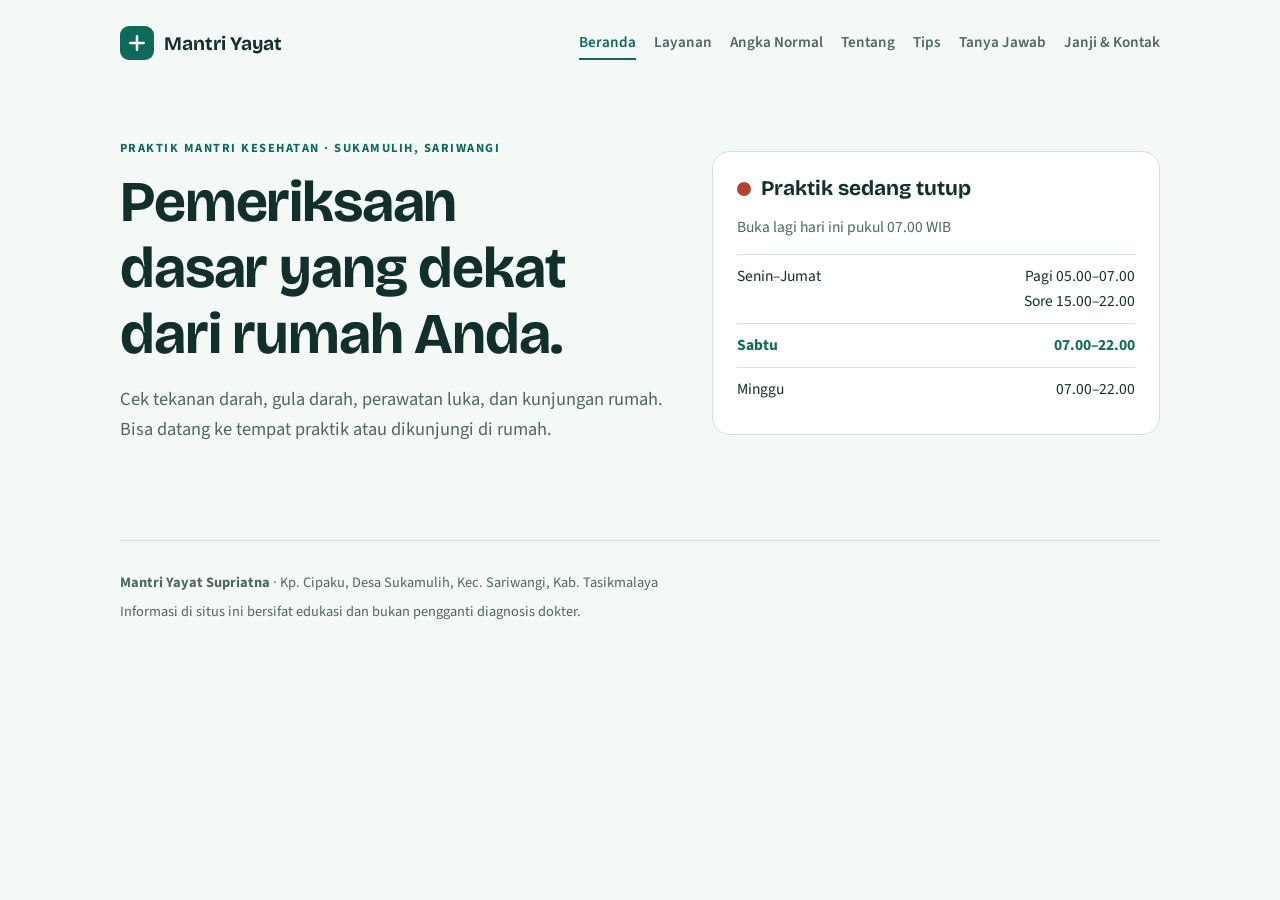
<file: index.html>
<!doctype html><html lang="id"><head><meta charset="utf-8"><meta name="viewport" content="width=device-width, initial-scale=1, viewport-fit=cover"><title>Mantri Yayat Supriatna</title>
<link rel="stylesheet" href="https://fonts.googleapis.com/css2?family=Bricolage+Grotesque:opsz,wght@12..96,500;12..96,700&family=Source+Sans+3:wght@400;600;700&display=swap">
<link rel="stylesheet" href="style.css">
   <meta name="description" content="Praktik mantri kesehatan di Sukamulih, Sariwangi: cek tensi, gula darah, perawatan luka, dan kunjungan rumah.">
   <meta property="og:type" content="website">
   <meta property="og:locale" content="id_ID">
   <meta property="og:title" content="Mantri Yayat Supriatna | Pemeriksaan Kesehatan Dasar">
   <meta property="og:description" content="Cek tensi, gula darah, perawatan luka, dan kunjungan rumah di Sukamulih, Sariwangi, Tasikmalaya.">
   <meta property="og:url" content="https://masterabaw-dotcom.github.io/Yayat-supriatna/">
   <meta property="og:image" content="https://masterabaw-dotcom.github.io/Yayat-supriatna/preview.jpg">
</head><body>
<div class="yayat_wrap"><header class="yayat_topbar"><a class="yayat_brand" href="#beranda"><span class="yayat_brand_mark" aria-hidden="true"><svg viewBox="0 0 24 24" fill="none" stroke="#fff" stroke-width="3" stroke-linecap="round"><path d="M12 4v16M4 12h16"/></svg></span>Mantri Yayat</a><nav id="yayat_menu" aria-label="Menu utama"><a href="#beranda">Beranda</a><a href="#layanan">Layanan</a><a href="#angka">Angka Normal</a><a href="#tentang">Tentang</a><a href="#tips">Tips</a><a href="#faq">Tanya Jawab</a><a href="#kontak">Janji &amp; Kontak</a></nav></header><main id="yayat_main"><section class="yayat_page" data-page="beranda" hidden><div class="yayat_hero">
      <div>
        <p class="yayat_eyebrow">Praktik mantri kesehatan · Sukamulih, Sariwangi</p>
        <h1 style="margin-top:14px">Pemeriksaan dasar yang dekat dari rumah Anda.</h1>
        <p class="yayat_lead">Cek tekanan darah, gula darah, perawatan luka, dan kunjungan rumah. Bisa datang ke tempat praktik atau dikunjungi di rumah.</p>
      </div>
        <aside class="yayat_status_card" aria-label="Jam praktik">
        <div class="yayat_status_line"><span class="yayat_dot" id="yayat_dot"></span><span id="yayat_statusText">Memeriksa jam praktik…</span></div>
        <p class="yayat_status_sub" id="yayat_statusSub">Waktu setempat: WIB</p>
        <ul class="yayat_hours" id="yayat_hours">
          <li data-days="1,2,3,4,5"><span>Senin–Jumat</span><span>Pagi 05.00–07.00<br>Sore 15.00–22.00</span></li>
          <li data-days="6"><span>Sabtu</span><span>07.00–22.00</span></li>
          <li data-days="0"><span>Minggu</span><span>07.00–22.00</span></li>
        </ul>
      </aside>
    </div></section><section class="yayat_page" data-page="layanan" hidden>
      <div class="yayat_sec_head">
        <p class="yayat_eyebrow">Layanan</p>
        <h2>Apa saja yang bisa dilayani</h2>
        <p>Untuk keluhan ringan dan pemeriksaan rutin. Kasus yang butuh penanganan lebih lanjut dirujuk ke puskesmas atau rumah sakit.</p>
      </div>
      <div class="yayat_services">
        <article class="yayat_service">
          <svg viewBox="0 0 24 24"><path d="M12 21s-7-4.5-9-9.2C1.7 8.5 3.6 5 7 5c2 0 3.5 1.2 5 3 1.5-1.8 3-3 5-3 3.4 0 5.3 3.5 4 6.8C19 16.5 12 21 12 21z"/></svg>
          <h3>Cek tekanan darah</h3>
          <p>Pemeriksaan rutin untuk pemantauan tensi, terutama bagi lansia dan penderita hipertensi.</p>
        </article>
        <article class="yayat_service">
          <svg viewBox="0 0 24 24"><path d="M12 3c3 4.5 6 7.2 6 11a6 6 0 0 1-12 0c0-3.8 3-6.5 6-11z"/></svg>
          <h3>Gula darah, asam urat, kolesterol</h3>
          <p>Tes cepat dari tetesan darah ujung jari, hasil langsung diketahui di tempat.</p>
        </article>
        <article class="yayat_service">
          <svg viewBox="0 0 24 24"><rect x="3" y="8" width="18" height="8" rx="4" transform="rotate(-30 12 12)"/><path d="M10.5 6.8l3 5.2"/></svg>
          <h3>Perawatan luka</h3>
          <p>Membersihkan dan membalut luka ringan, ganti perban, dan pemantauan tanda infeksi.</p>
        </article>
        <article class="yayat_service">
          <svg viewBox="0 0 24 24"><path d="M3 11l9-7 9 7v9a1 1 0 0 1-1 1H4a1 1 0 0 1-1-1z"/><path d="M12 11v6M9 14h6"/></svg>
          <h3>Kunjungan rumah</h3>
          <p>Untuk lansia, pasien pasca-rawat, atau warga yang sulit bepergian. Silakan atur jadwal lebih dulu.</p>
        </article>
      </div>
    </section><section class="yayat_page" data-page="angka" hidden>
      <div class="yayat_sec_head">
        <p class="yayat_eyebrow">Angka normal</p>
        <h2>Cara membaca hasil pemeriksaan</h2>
        <p>Acuan umum untuk orang dewasa. Hasil di luar batas ini belum tentu penyakit, tetapi perlu diperiksa ulang dan dibicarakan.</p>
      </div>
      <div class="yayat_table_scroll">
        <table>
          <thead><tr><th>Pemeriksaan</th><th>Rentang umum</th><th>Catatan</th></tr></thead>
          <tbody>
            <tr><td>Tekanan darah</td><td>di bawah 120/80 mmHg</td><td>Tensi 140/90 mmHg ke atas pada beberapa kali ukur perlu ditindaklanjuti.</td></tr>
            <tr><td>Gula darah puasa</td><td>70–99 mg/dL</td><td>Puasa 8 jam sebelum tes. Hasil tes cepat dikonfirmasi di laboratorium.</td></tr>
            <tr><td>Kolesterol total</td><td>di bawah 200 mg/dL</td><td>Dipengaruhi makanan berlemak dan aktivitas fisik.</td></tr>
            <tr><td>Asam urat</td><td>Pria 3,4–7,0 · Wanita 2,4–6,0 mg/dL</td><td>Batas bisa sedikit berbeda antar alat.</td></tr>
          </tbody>
        </table>
      </div>
      <p class="yayat_note">Tabel ini hanya panduan edukasi dan tidak menggantikan pemeriksaan serta saran dokter.</p>
    </section><section class="yayat_page" data-page="tentang" hidden>
      <div class="yayat_sec_head">
        <p class="yayat_eyebrow">Tentang</p>
        <h2>Mantri yang dikenal tetangga sendiri</h2>
      </div>
      <div class="yayat_about">
        <div>
          <p>Saya, Yayat Supriatna, melayani warga Kampung Cipaku, Desa Sukamulih, dan sekitarnya di Kecamatan Sariwangi, Kabupaten Tasikmalaya. Saya memberikan pemeriksaan dasar dan pendampingan kesehatan keluarga.</p>
          <p>Tujuannya sederhana: masalah kecil ditangani lebih awal, dan masalah besar dirujuk tepat waktu ke puskesmas atau rumah sakit.</p>
        </div>
        <dl class="yayat_facts">
          <div><dt>Nama</dt><dd>Mantri Yayat Supriatna</dd></div>
          <div><dt>Wilayah layanan</dt><dd>Desa Sukamulih, Kec. Sariwangi</dd></div>
          <div><dt>Rujukan</dt><dd>Puskesmas &amp; RS terdekat</dd></div>
        </dl>
      </div>
    </section><section class="yayat_page" data-page="tips" hidden>
      <div class="yayat_sec_head">
        <p class="yayat_eyebrow">Tips kesehatan</p>
        <h2>Kebiasaan kecil yang menjaga tubuh</h2>
      </div>
      <div class="yayat_tips">
        <article class="yayat_tip"><h3>Kurangi garam</h3><p>Batasi garam dapur, ikan asin, dan mi instan. Pengaturan garam membantu menjaga tensi tetap stabil.</p></article>
        <article class="yayat_tip"><h3>Jalan kaki 30 menit</h3><p>Bergerak ringan hampir setiap hari lebih baik daripada olahraga berat sesekali.</p></article>
        <article class="yayat_tip"><h3>Cuci tangan dengan sabun</h3><p>Sebelum makan, setelah dari toilet, dan setelah beraktivitas di luar. Cara murah mencegah diare dan flu.</p></article>
        <article class="yayat_tip"><h3>Minum air putih cukup</h3><p>Utamakan air putih. Kurangi minuman manis kemasan dan kopi bergula.</p></article>
        <article class="yayat_tip"><h3>Periksa rutin setelah usia 40</h3><p>Cek tensi dan gula darah setidaknya sekali setiap beberapa bulan, meski tidak ada keluhan.</p></article>
      </div>
    </section><section class="yayat_page" data-page="faq" hidden><div class="yayat_sec_head"><p class="yayat_eyebrow">Tanya jawab</p><h2>Pertanyaan yang sering diajukan</h2></div><details><summary>Apakah harus membuat janji dulu?</summary><p>Untuk pemeriksaan di tempat praktik, Anda bisa datang pada jam praktik. Untuk kunjungan rumah, silakan atur jadwal lebih dulu lewat formulir janji.</p></details><details><summary>Perlu puasa sebelum cek gula darah?</summary><p>Untuk gula darah puasa, puasa 8 jam sebelum tes. Hasil tes cepat sebaiknya dikonfirmasi di laboratorium.</p></details><details><summary>Bagaimana jika hasil periksa di luar angka normal?</summary><p>Belum tentu penyakit, tetapi perlu diperiksa ulang dan dibicarakan. Kasus yang butuh penanganan lebih lanjut dirujuk ke puskesmas atau rumah sakit.</p></details><details><summary>Kapan harus langsung ke IGD?</summary><p>Sesak napas berat, nyeri dada, pingsan, perdarahan hebat, atau kejang: hubungi 112 atau bawa ke IGD terdekat tanpa menunggu janji.</p></details></section><section class="yayat_page" data-page="kontak" hidden>
      <div class="yayat_emergency">
        <strong>Gawat darurat?</strong>
        <p>Sesak napas berat, nyeri dada, pingsan, perdarahan hebat, atau kejang: segera hubungi 112 atau bawa ke IGD terdekat. Jangan menunggu janji.</p>
      </div>
      <div class="yayat_sec_head" style="margin-top:32px">
        <p class="yayat_eyebrow">Janji &amp; kontak</p>
        <h2>Atur jadwal periksa</h2>
        <p>Isi formulir, lalu kirim pesan yang sudah tersusun lewat WhatsApp.</p>
      </div>
      <div class="yayat_book">
        <form id="yayat_bookForm" novalidate>
          <label for="yayat_nama">Nama
            <input id="yayat_nama" name="nama" type="text" autocomplete="name" placeholder="Nama lengkap" required>
          </label>
          <label for="yayat_layanan_pilih">Keperluan
            <select id="yayat_layanan_pilih" name="layanan">
              <option>Cek tekanan darah</option>
              <option>Cek gula darah / asam urat / kolesterol</option>
              <option>Perawatan luka</option>
              <option>Kunjungan rumah</option>
            </select>
          </label>
          <label for="yayat_waktu">Waktu yang diinginkan
            <input id="yayat_waktu" name="waktu" type="text" placeholder="Contoh: Rabu sore, jam 16.30">
          </label>
          <label for="yayat_keluhan">Keluhan singkat (boleh kosong)
            <textarea id="yayat_keluhan" name="keluhan" placeholder="Contoh: pusing sejak dua hari, tensi terakhir 150/90"></textarea>
          </label>
          <button class="yayat_btn yayat_btn_primary" type="submit">Susun pesan WhatsApp</button>
          <div class="yayat_preview" id="yayat_preview" aria-live="polite">
            <div id="yayat_previewText"></div>
            <div class="yayat_actions">
              <a class="yayat_btn yayat_btn_primary yayat_small" id="yayat_waLink" href="#" target="_blank" rel="noopener">Buka WhatsApp</a>
              <button class="yayat_btn yayat_btn_ghost yayat_small" type="button" id="yayat_copyBtn">Salin pesan</button>
              <span class="yayat_copied" id="yayat_copied" hidden>Tersalin</span>
            </div>
          </div>
        </form>
        <div class="yayat_contact_list">
          <div><span class="yayat_k">WhatsApp</span><span class="yayat_v" id="yayat_waNumber">0812-2290-6901</span></div>
          <div><span class="yayat_k">Alamat praktik</span><span class="yayat_v">Kp. Cipaku, Desa Sukamulih, Kec. Sariwangi, Kab. Tasikmalaya</span></div>
          <div><span class="yayat_k">Gawat darurat</span><span class="yayat_v">112</span></div>
          <p class="yayat_note" style="margin-top:0">Pesan ini tidak terkirim otomatis. Anda yang menekan tombol kirim di WhatsApp.</p>
        </div>
      </div>
    </section></main><footer id="yayat_footer">
    <p><strong>Mantri Yayat Supriatna</strong> · Kp. Cipaku, Desa Sukamulih, Kec. Sariwangi, Kab. Tasikmalaya</p>
    <p>Informasi di situs ini bersifat edukasi dan bukan pengganti diagnosis dokter.</p>
  </footer></div><script src="script.js"></script>
</body></html>
</file>
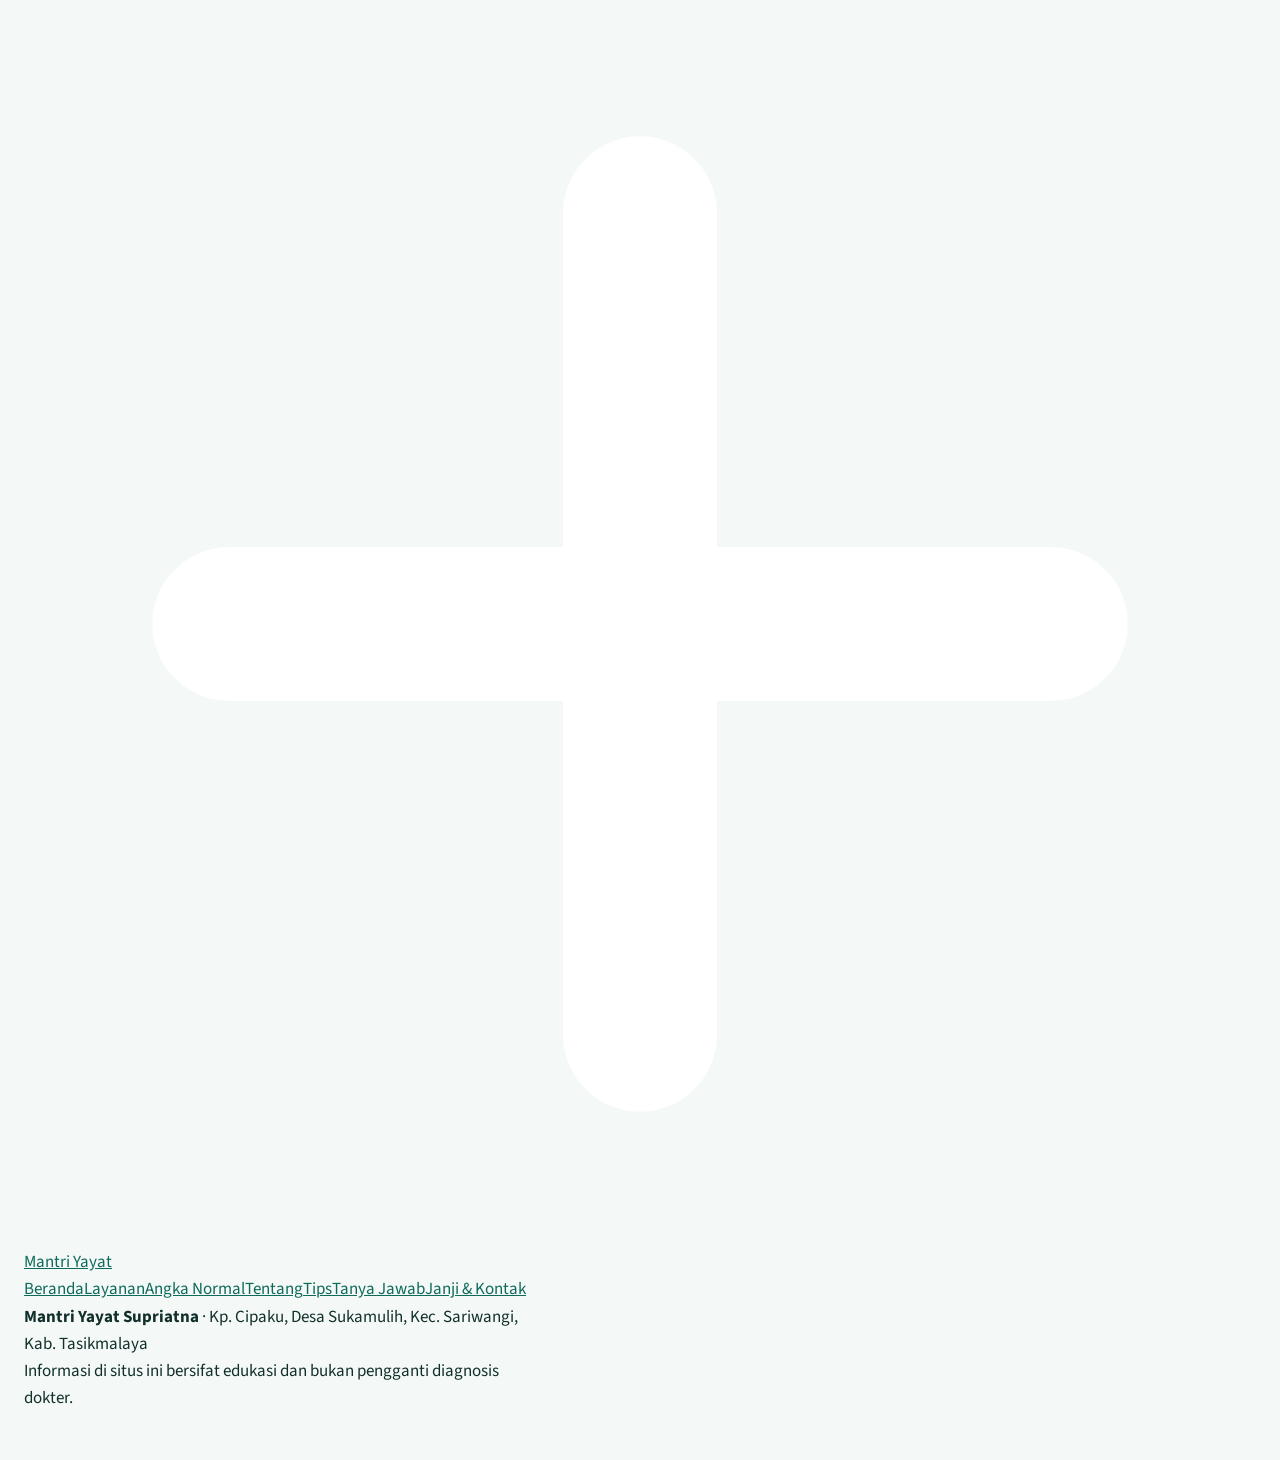
<file: index (6).html>
<!doctype html><html lang="id"><head><meta charset="utf-8"><meta name="viewport" content="width=device-width, initial-scale=1, viewport-fit=cover"><title>Mantri Yayat Supriatna</title>
<link rel="stylesheet" href="https://fonts.googleapis.com/css2?family=Bricolage+Grotesque:opsz,wght@12..96,500;12..96,700&family=Source+Sans+3:wght@400;600;700&display=swap">
<link rel="stylesheet" href="style.css"></head><body>
<div class="wrap"><header class="topbar"><a class="brand" href="#beranda"><span class="brand-mark" aria-hidden="true"><svg viewBox="0 0 24 24" fill="none" stroke="#fff" stroke-width="3" stroke-linecap="round"><path d="M12 4v16M4 12h16"/></svg></span>Mantri Yayat</a><nav aria-label="Menu utama"><a href="#beranda">Beranda</a><a href="#layanan">Layanan</a><a href="#angka">Angka Normal</a><a href="#tentang">Tentang</a><a href="#tips">Tips</a><a href="#faq">Tanya Jawab</a><a href="#kontak">Janji &amp; Kontak</a></nav></header><main><section class="page" data-page="beranda" hidden><div class="hero">
      <div>
        <p class="eyebrow">Praktik mantri kesehatan · Sukamulih, Sariwangi</p>
        <h1 style="margin-top:14px">Pemeriksaan dasar yang dekat dari rumah Anda.</h1>
        <p class="lead">Cek tekanan darah, gula darah, perawatan luka, imunisasi, dan pendampingan ibu hamil. Bisa datang ke tempat praktik atau dikunjungi di rumah.</p>
        <div class="cta-row">
          <a class="btn btn-primary" href="#kontak">Buat janji periksa</a>
          <a class="btn btn-ghost" href="#layanan">Lihat layanan</a>
        </div>
      </div>
      <aside class="status-card" aria-label="Jam praktik">
        <div class="status-line"><span class="dot" id="dot"></span><span id="statusText">Memeriksa jam praktik…</span></div>
        <p class="status-sub" id="statusSub">Waktu setempat: WIB</p>
        <ul class="hours" id="hours">
          <li data-day="1"><span>Senin</span><span>13.00–22.00</span></li>
          <li data-day="2"><span>Selasa</span><span>13.00–22.00</span></li>
          <li data-day="3"><span>Rabu</span><span>13.00–22.00</span></li>
          <li data-day="4"><span>Kamis</span><span>13.00–22.00</span></li>
          <li data-day="5"><span>Jumat</span><span>13.00–22.00</span></li>
          <li data-day="6"><span>Sabtu</span><span>07.00–00.00</span></li>
          <li data-day="0"><span>Minggu</span><span>07.00–00.00</span></li>
        </ul>
      </aside>
    </div><div class="quick">
<a href="#layanan"><b>Layanan</b><span>Enam layanan kesehatan dasar</span></a>
<a href="#angka"><b>Angka Normal</b><span>Cara membaca hasil periksa</span></a>
<a href="#tips"><b>Tips Kesehatan</b><span>Kebiasaan kecil sehari-hari</span></a>
<a href="#faq"><b>Tanya Jawab</b><span>Pertanyaan yang sering muncul</span></a></div></section><section class="page" data-page="layanan" hidden>
      <div class="sec-head">
        <p class="eyebrow">Layanan</p>
        <h2>Apa saja yang bisa dilayani</h2>
        <p>Untuk keluhan ringan dan pemeriksaan rutin. Kasus yang butuh penanganan lebih lanjut dirujuk ke puskesmas atau rumah sakit.</p>
      </div>
      <div class="services">
        <article class="service">
          <svg viewBox="0 0 24 24"><path d="M12 21s-7-4.5-9-9.2C1.7 8.5 3.6 5 7 5c2 0 3.5 1.2 5 3 1.5-1.8 3-3 5-3 3.4 0 5.3 3.5 4 6.8C19 16.5 12 21 12 21z"/></svg>
          <h3>Cek tekanan darah</h3>
          <p>Pemeriksaan rutin untuk pemantauan tensi, terutama bagi lansia dan penderita hipertensi.</p>
        </article>
        <article class="service">
          <svg viewBox="0 0 24 24"><path d="M12 3c3 4.5 6 7.2 6 11a6 6 0 0 1-12 0c0-3.8 3-6.5 6-11z"/></svg>
          <h3>Gula darah, asam urat, kolesterol</h3>
          <p>Tes cepat dari tetesan darah ujung jari, hasil langsung diketahui di tempat.</p>
        </article>
        <article class="service">
          <svg viewBox="0 0 24 24"><rect x="3" y="8" width="18" height="8" rx="4" transform="rotate(-30 12 12)"/><path d="M10.5 6.8l3 5.2"/></svg>
          <h3>Perawatan luka</h3>
          <p>Membersihkan dan membalut luka ringan, ganti perban, dan pemantauan tanda infeksi.</p>
        </article>
        <article class="service">
          <svg viewBox="0 0 24 24"><path d="M4 20l6-6M14 4l6 6M12 6l6 6-4 4-6-6zM16 2l6 6"/></svg>
          <h3>Imunisasi</h3>
          <p>Imunisasi dasar anak dan pengingat jadwal sesuai buku KIA.</p>
        </article>
        <article class="service">
          <svg viewBox="0 0 24 24"><circle cx="12" cy="6" r="3"/><path d="M7 21v-5a5 5 0 0 1 10 0v5M9 21v-3h6v3"/></svg>
          <h3>Ibu hamil dan balita</h3>
          <p>Pemeriksaan kehamilan sederhana, timbang balita, dan pendampingan gizi keluarga.</p>
        </article>
        <article class="service">
          <svg viewBox="0 0 24 24"><path d="M3 11l9-7 9 7v9a1 1 0 0 1-1 1H4a1 1 0 0 1-1-1z"/><path d="M12 11v6M9 14h6"/></svg>
          <h3>Kunjungan rumah</h3>
          <p>Untuk lansia, pasien pasca-rawat, atau warga yang sulit bepergian. Silakan atur jadwal lebih dulu.</p>
        </article>
      </div>
    </section><section class="page" data-page="angka" hidden>
      <div class="sec-head">
        <p class="eyebrow">Angka normal</p>
        <h2>Cara membaca hasil pemeriksaan</h2>
        <p>Acuan umum untuk orang dewasa. Hasil di luar batas ini belum tentu penyakit, tetapi perlu diperiksa ulang dan dibicarakan.</p>
      </div>
      <div class="table-scroll">
        <table>
          <thead><tr><th>Pemeriksaan</th><th>Rentang umum</th><th>Catatan</th></tr></thead>
          <tbody>
            <tr><td>Tekanan darah</td><td>di bawah 120/80 mmHg</td><td>Tensi 140/90 mmHg ke atas pada beberapa kali ukur perlu ditindaklanjuti.</td></tr>
            <tr><td>Gula darah puasa</td><td>70–99 mg/dL</td><td>Puasa 8 jam sebelum tes. Hasil tes cepat dikonfirmasi di laboratorium.</td></tr>
            <tr><td>Kolesterol total</td><td>di bawah 200 mg/dL</td><td>Dipengaruhi makanan berlemak dan aktivitas fisik.</td></tr>
            <tr><td>Asam urat</td><td>Pria 3,4–7,0 · Wanita 2,4–6,0 mg/dL</td><td>Batas bisa sedikit berbeda antar alat.</td></tr>
          </tbody>
        </table>
      </div>
      <p class="note">Tabel ini hanya panduan edukasi dan tidak menggantikan pemeriksaan serta saran dokter.</p>
    </section><section class="page" data-page="tentang" hidden>
      <div class="sec-head">
        <p class="eyebrow">Tentang</p>
        <h2>Mantri yang dikenal tetangga sendiri</h2>
      </div>
      <div class="about">
        <div>
          <p>Saya, Yayat Supriatna, melayani warga Kampung Cipaku, Desa Sukamulih, dan sekitarnya di Kecamatan Sariwangi, Kabupaten Tasikmalaya. Saya memberikan pemeriksaan dasar dan pendampingan kesehatan keluarga.</p>
          <p>Tujuannya sederhana: masalah kecil ditangani lebih awal, dan masalah besar dirujuk tepat waktu ke puskesmas atau rumah sakit.</p>
        </div>
        <dl class="facts">
          <div><dt>Nama</dt><dd>Mantri Yayat Supriatna</dd></div>
          <div><dt>Wilayah layanan</dt><dd>Desa Sukamulih, Kec. Sariwangi</dd></div>
          <div><dt>Izin praktik</dt><dd>[Nomor SIP/STR]</dd></div>
          <div><dt>Rujukan</dt><dd>Puskesmas &amp; RS terdekat</dd></div>
        </dl>
      </div>
    </section><section class="page" data-page="tips" hidden>
      <div class="sec-head">
        <p class="eyebrow">Tips kesehatan</p>
        <h2>Kebiasaan kecil yang menjaga tubuh</h2>
      </div>
      <div class="tips">
        <article class="tip"><h3>Kurangi garam</h3><p>Batasi garam dapur, ikan asin, dan mi instan. Pengaturan garam membantu menjaga tensi tetap stabil.</p></article>
        <article class="tip"><h3>Jalan kaki 30 menit</h3><p>Bergerak ringan hampir setiap hari lebih baik daripada olahraga berat sesekali.</p></article>
        <article class="tip"><h3>Cuci tangan dengan sabun</h3><p>Sebelum makan, setelah dari toilet, dan setelah beraktivitas di luar. Cara murah mencegah diare dan flu.</p></article>
        <article class="tip"><h3>Minum air putih cukup</h3><p>Utamakan air putih. Kurangi minuman manis kemasan dan kopi bergula.</p></article>
        <article class="tip"><h3>Periksa rutin setelah usia 40</h3><p>Cek tensi dan gula darah setidaknya sekali setiap beberapa bulan, meski tidak ada keluhan.</p></article>
        <article class="tip"><h3>Lengkapi imunisasi anak</h3><p>Bawa buku KIA setiap kali datang agar jadwal imunisasi tidak terlewat.</p></article>
      </div>
    </section><section class="page" data-page="faq" hidden><div class="sec-head"><p class="eyebrow">Tanya jawab</p><h2>Pertanyaan yang sering diajukan</h2></div><details><summary>Apakah harus membuat janji dulu?</summary><p>Untuk pemeriksaan di tempat praktik, Anda bisa datang pada jam praktik. Untuk kunjungan rumah, silakan atur jadwal lebih dulu lewat formulir janji.</p></details><details><summary>Perlu puasa sebelum cek gula darah?</summary><p>Untuk gula darah puasa, puasa 8 jam sebelum tes. Hasil tes cepat sebaiknya dikonfirmasi di laboratorium.</p></details><details><summary>Apa yang dibawa saat imunisasi anak?</summary><p>Bawa buku KIA setiap kali datang agar jadwal imunisasi tercatat dan tidak terlewat.</p></details><details><summary>Bagaimana jika hasil periksa di luar angka normal?</summary><p>Belum tentu penyakit, tetapi perlu diperiksa ulang dan dibicarakan. Kasus yang butuh penanganan lebih lanjut dirujuk ke puskesmas atau rumah sakit.</p></details><details><summary>Kapan harus langsung ke IGD?</summary><p>Sesak napas berat, nyeri dada, pingsan, perdarahan hebat, atau kejang: hubungi 112 atau bawa ke IGD terdekat tanpa menunggu janji.</p></details></section><section class="page" data-page="kontak" hidden>
      <div class="emergency">
        <strong>Gawat darurat?</strong>
        <p>Sesak napas berat, nyeri dada, pingsan, perdarahan hebat, atau kejang: segera hubungi 112 atau bawa ke IGD terdekat. Jangan menunggu janji.</p>
      </div>
      <div class="sec-head" style="margin-top:32px">
        <p class="eyebrow">Janji &amp; kontak</p>
        <h2>Atur jadwal periksa</h2>
        <p>Isi formulir, lalu kirim pesan yang sudah tersusun lewat WhatsApp.</p>
      </div>
      <div class="book">
        <form id="bookForm" novalidate>
          <label for="nama">Nama
            <input id="nama" name="nama" type="text" autocomplete="name" placeholder="Nama lengkap" required>
          </label>
          <label for="layanan-pilih">Keperluan
            <select id="layanan-pilih" name="layanan">
              <option>Cek tekanan darah</option>
              <option>Cek gula darah / asam urat / kolesterol</option>
              <option>Perawatan luka</option>
              <option>Imunisasi</option>
              <option>Ibu hamil / balita</option>
              <option>Kunjungan rumah</option>
            </select>
          </label>
          <label for="waktu">Waktu yang diinginkan
            <input id="waktu" name="waktu" type="text" placeholder="Contoh: Rabu sore, jam 16.30">
          </label>
          <label for="keluhan">Keluhan singkat (boleh kosong)
            <textarea id="keluhan" name="keluhan" placeholder="Contoh: pusing sejak dua hari, tensi terakhir 150/90"></textarea>
          </label>
          <button class="btn btn-primary" type="submit">Susun pesan WhatsApp</button>
          <div class="preview" id="preview" aria-live="polite">
            <div id="previewText"></div>
            <div class="actions">
              <a class="btn btn-primary small" id="waLink" href="#" target="_blank" rel="noopener">Buka WhatsApp</a>
              <button class="btn btn-ghost small" type="button" id="copyBtn">Salin pesan</button>
              <span class="copied" id="copied" hidden>Tersalin</span>
            </div>
          </div>
        </form>
        <div class="contact-list">
          <div><span class="k">WhatsApp</span><span class="v" id="waNumber">0812-2290-6901</span></div>
          <div><span class="k">Alamat praktik</span><span class="v">Kp. Cipaku, Desa Sukamulih, Kec. Sariwangi, Kab. Tasikmalaya</span></div>
          <div><span class="k">Gawat darurat</span><span class="v">112</span></div>
          <p class="note" style="margin-top:0">Pesan ini tidak terkirim otomatis. Anda yang menekan tombol kirim di WhatsApp.</p>
        </div>
      </div>
    </section></main><footer>
    <p><strong>Mantri Yayat Supriatna</strong> · Kp. Cipaku, Desa Sukamulih, Kec. Sariwangi, Kab. Tasikmalaya</p>
    <p>Informasi di situs ini bersifat edukasi dan bukan pengganti diagnosis dokter.</p>
  </footer></div><script src="script.js"></script>
</body></html>
</file>
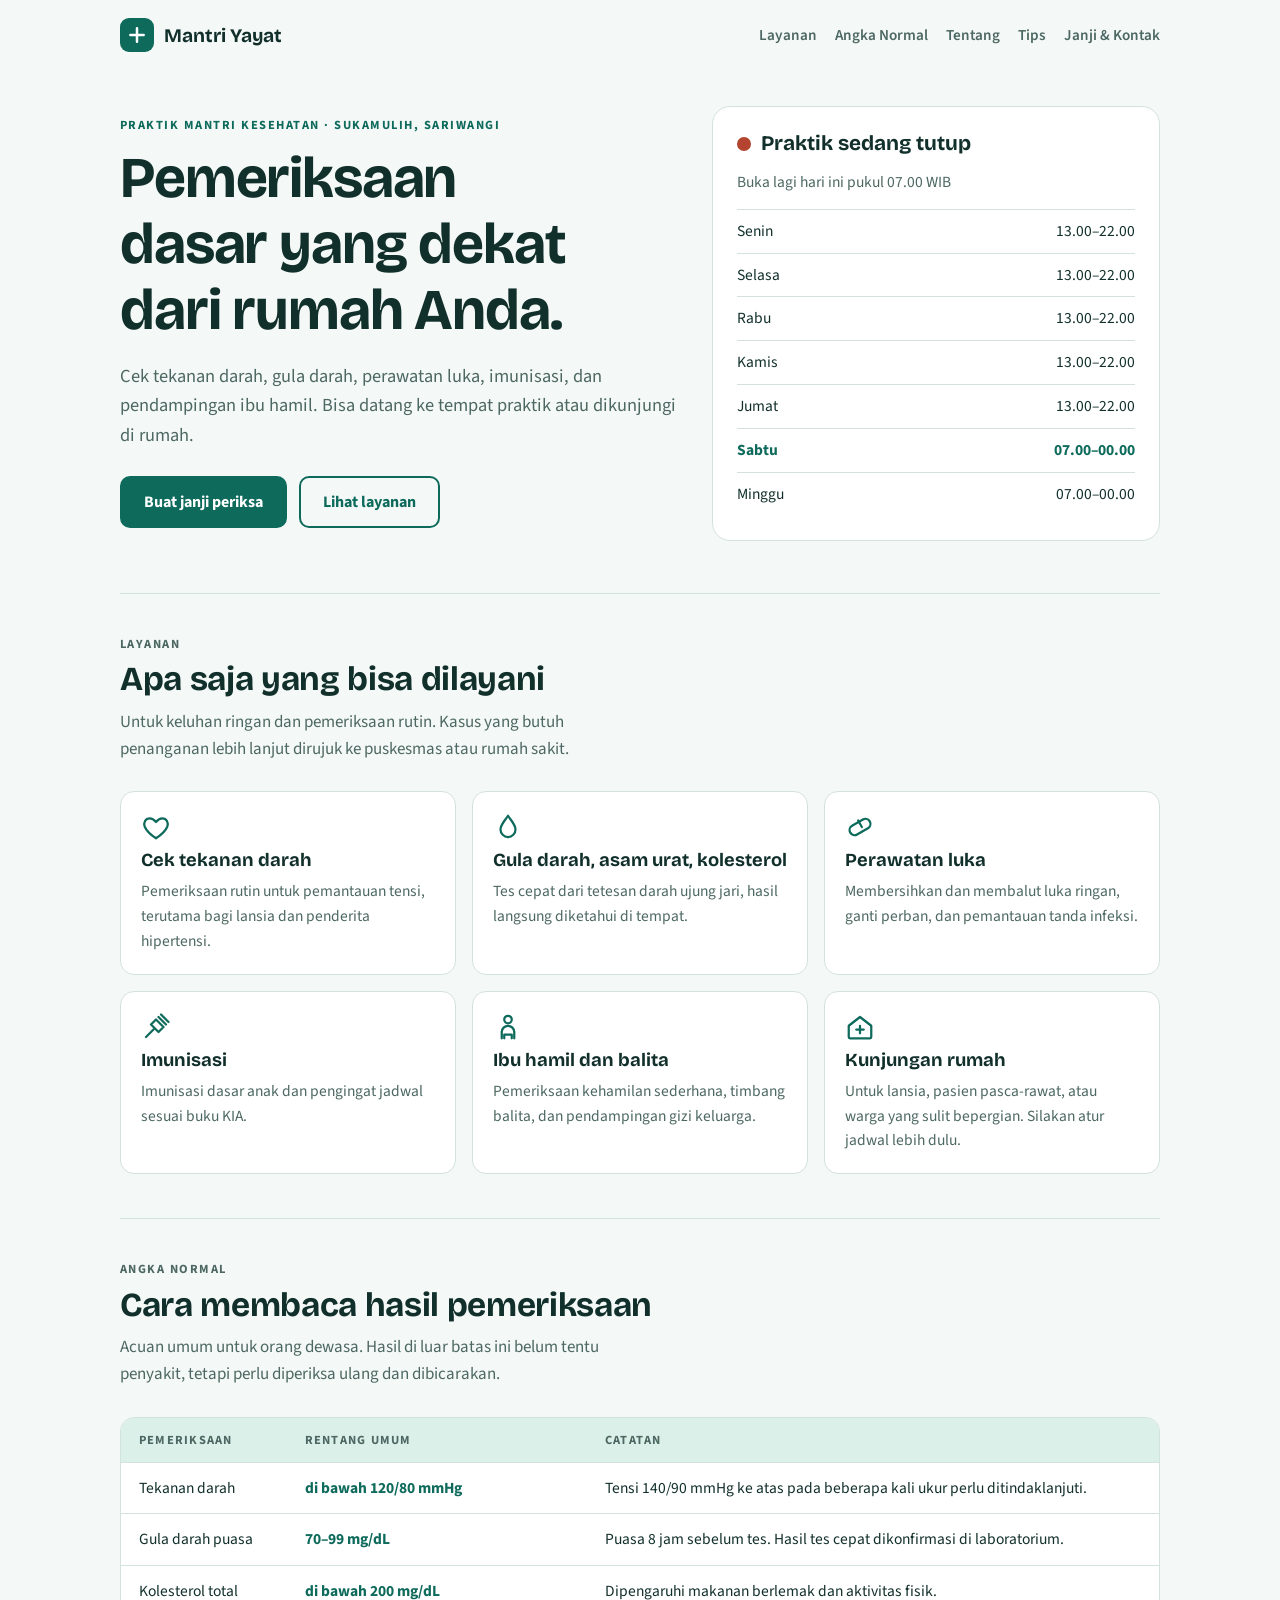
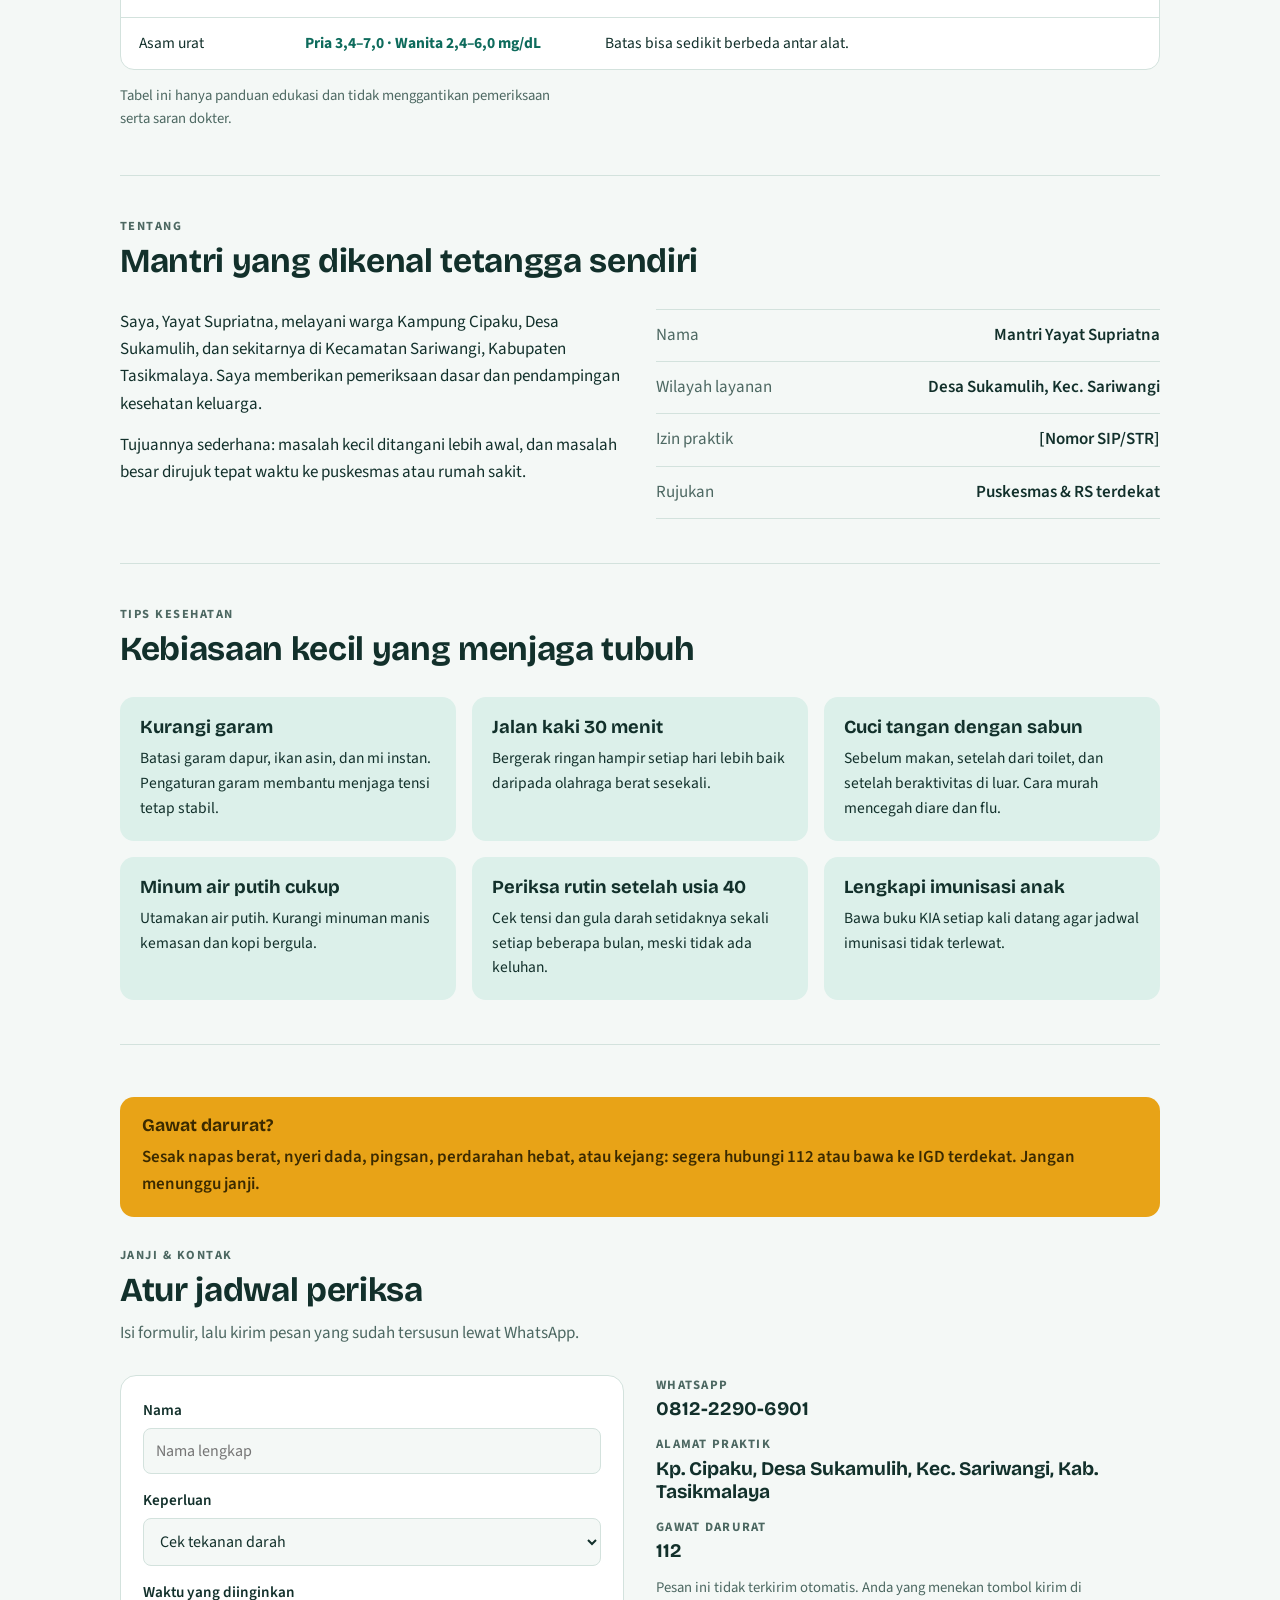
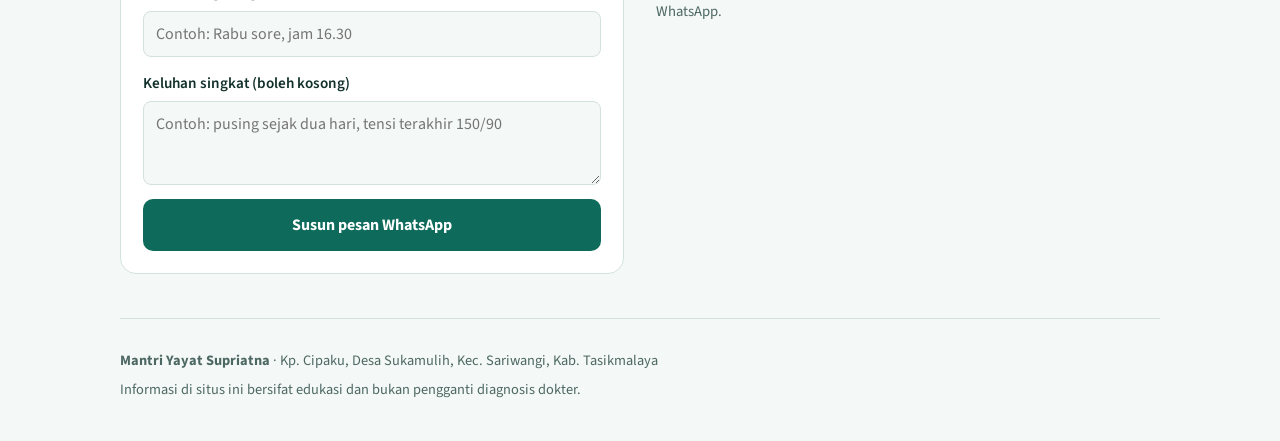
<file: Mantri Yayat Supriatna.html>
<!doctype html><html><head><meta charset=utf8><meta name=viewport content="width=device-width,initial-scale=1,viewport-fit=cover"><style>:root{color-scheme:light;box-sizing:border-box;padding-top:env(safe-area-inset-top,0px);padding-bottom:env(safe-area-inset-bottom,0px)}html{scroll-padding-top:env(safe-area-inset-top,0px)}body{margin:0;padding:0;font:14px -apple-system,BlinkMacSystemFont,sans-serif;background:#fff;color:#000}img{max-width:100%}[hidden]:not([hidden=until-found i]){display:none!important}</style></head><body>
<title>Mantri Yayat Supriatna</title>
<meta name="claude:viewport-fit-sides" content="cover">
<link rel="stylesheet" href="https://fonts.googleapis.com/css2?family=Bricolage+Grotesque:opsz,wght@12..96,500;12..96,700&family=Source+Sans+3:wght@400;600;700&display=swap">
<style>
/* Layout: one calm column of sections; the open/closed status and the vitals reference table are the page's own details. */
:root {
  --bg: #f4f8f6;
  --surface: #ffffff;
  --fg: #12302b;
  --muted: #4d6862;
  --line: #d3e2dd;
  --brand: #0e6b5c;
  --brand-ink: #ffffff;
  --brand-soft: #dcf0ea;
  --signal: #e8a317;
  --signal-ink: #3b2a00;
  --open: #1c8a4a;
  --closed: #b4432f;
  --font-display: "Bricolage Grotesque", "Trebuchet MS", sans-serif;
  --font-body: "Source Sans 3", "Segoe UI", system-ui, sans-serif;
}
@media (prefers-color-scheme: dark) {
  :root:not([data-theme="light"]) {
    --bg: #0c1a17; --surface: #13261f; --fg: #e3f1ec; --muted: #9ab8b0; --line: #24423a;
    --brand: #4cc3ab; --brand-ink: #062a22; --brand-soft: #173a31;
    --signal: #f0b83a; --signal-ink: #2d2000; --open: #52d083; --closed: #ee8670;
    color-scheme: dark;
  }
}
:root[data-theme="dark"] {
  --bg: #0c1a17; --surface: #13261f; --fg: #e3f1ec; --muted: #9ab8b0; --line: #24423a;
  --brand: #4cc3ab; --brand-ink: #062a22; --brand-soft: #173a31;
  --signal: #f0b83a; --signal-ink: #2d2000; --open: #52d083; --closed: #ee8670;
  color-scheme: dark;
}
* { box-sizing: border-box; }
body {
  background: var(--bg); color: var(--fg);
  font: 400 17px/1.6 var(--font-body);
  padding-left: max(16px, env(safe-area-inset-left, 0px));
  padding-right: max(16px, env(safe-area-inset-right, 0px));
  padding-block: 0 40px;
}
.wrap { max-width: 1040px; margin: 0 auto; }
h1, h2, h3 { font-family: var(--font-display); line-height: 1.15; text-wrap: balance; margin: 0; }
h1 { font-size: clamp(2.1rem, 6vw, 3.6rem); font-weight: 700; letter-spacing: -0.02em; }
h2 { font-size: clamp(1.5rem, 3.5vw, 2.1rem); font-weight: 700; letter-spacing: -0.01em; }
h3 { font-size: 1.15rem; font-weight: 700; }
p { margin: 0; max-width: 65ch; }
a { color: var(--brand); }
.eyebrow { font: 700 0.78rem/1 var(--font-body); letter-spacing: 0.12em; text-transform: uppercase; color: var(--brand); }
:focus-visible { outline: 3px solid var(--signal); outline-offset: 2px; border-radius: 4px; }

/* top bar */
.topbar { display: flex; flex-wrap: wrap; align-items: center; justify-content: space-between; gap: 12px; padding-block: 18px; }
.brand { font: 700 1.2rem var(--font-display); display: flex; align-items: center; gap: 10px; text-decoration: none; color: var(--fg); }
.brand-mark { width: 34px; height: 34px; border-radius: 9px; background: var(--brand); display: grid; place-items: center; }
.brand-mark svg { width: 20px; height: 20px; }
nav { display: flex; flex-wrap: wrap; gap: 4px 18px; }
nav a { color: var(--muted); text-decoration: none; font-weight: 600; font-size: 0.95rem; padding: 4px 0; }
nav a:hover { color: var(--brand); }

/* hero */
.hero { display: grid; grid-template-columns: 1.25fr 1fr; gap: 32px; align-items: center; padding-block: 36px 52px; }
.hero > * { min-width: 0; }
.hero p.lead { font-size: 1.15rem; color: var(--muted); margin-top: 18px; }
.cta-row { display: flex; flex-wrap: wrap; gap: 12px; margin-top: 26px; }
.btn { display: inline-flex; align-items: center; justify-content: center; gap: 8px; font: 700 1rem var(--font-body); padding: 13px 22px; border-radius: 10px; border: 2px solid var(--brand); text-decoration: none; cursor: pointer; }
.btn-primary { background: var(--brand); color: var(--brand-ink); }
.btn-ghost { background: transparent; color: var(--brand); }
.btn:hover { filter: brightness(1.08); }

.status-card { background: var(--surface); border: 1px solid var(--line); border-radius: 18px; padding: 24px; display: grid; gap: 14px; }
.status-line { display: flex; align-items: center; gap: 10px; font: 700 1.3rem var(--font-display); }
.dot { width: 14px; height: 14px; border-radius: 50%; background: var(--closed); flex: none; }
.dot.on { background: var(--open); box-shadow: 0 0 0 5px color-mix(in srgb, var(--open) 22%, transparent); }
.status-sub { color: var(--muted); font-size: 0.97rem; }
.hours { list-style: none; padding: 0; margin: 0; display: grid; gap: 0; font-variant-numeric: tabular-nums; }
.hours li { display: flex; justify-content: space-between; gap: 12px; padding: 9px 0; border-top: 1px solid var(--line); font-size: 0.97rem; }
.hours li.today { font-weight: 700; color: var(--brand); }
.hours span:last-child { text-align: right; }

section { padding-block: 44px; border-top: 1px solid var(--line); }
.sec-head { display: grid; gap: 10px; margin-bottom: 28px; }
.sec-head p { color: var(--muted); }

/* services */
.services { display: grid; grid-template-columns: repeat(auto-fill, minmax(250px, 1fr)); gap: 16px; }
.service { background: var(--surface); border: 1px solid var(--line); border-radius: 14px; padding: 20px; display: grid; gap: 8px; align-content: start; min-width: 0; }
.service svg { width: 30px; height: 30px; stroke: var(--brand); fill: none; stroke-width: 1.8; stroke-linecap: round; stroke-linejoin: round; }
.service p { color: var(--muted); font-size: 0.97rem; }

/* vitals table */
.table-scroll { overflow-x: auto; background: var(--surface); border: 1px solid var(--line); border-radius: 14px; }
table { border-collapse: collapse; width: 100%; min-width: 520px; font-variant-numeric: tabular-nums; }
th, td { text-align: left; padding: 13px 18px; border-bottom: 1px solid var(--line); font-size: 0.97rem; }
th { font: 700 0.78rem var(--font-body); letter-spacing: 0.1em; text-transform: uppercase; color: var(--muted); background: var(--brand-soft); }
tr:last-child td { border-bottom: 0; }
td:nth-child(2) { font-weight: 700; color: var(--brand); white-space: nowrap; }
.note { margin-top: 14px; color: var(--muted); font-size: 0.92rem; }

/* about */
.about { display: grid; grid-template-columns: 1fr 1fr; gap: 32px; }
.about > * { min-width: 0; }
.about p + p { margin-top: 14px; }
.facts { display: grid; gap: 0; align-content: start; }
.facts div { display: flex; justify-content: space-between; gap: 16px; padding: 12px 0; border-top: 1px solid var(--line); }
.facts div:last-child { border-bottom: 1px solid var(--line); }
.facts dt { color: var(--muted); }
.facts dd { margin: 0; font-weight: 600; text-align: right; }
dl.facts { margin: 0; }

/* tips */
.tips { display: grid; grid-template-columns: repeat(auto-fill, minmax(280px, 1fr)); gap: 16px; }
.tip { background: var(--brand-soft); border-radius: 14px; padding: 20px; display: grid; gap: 8px; align-content: start; min-width: 0; }
.tip p { font-size: 0.97rem; }

/* emergency band */
.emergency { background: var(--signal); color: var(--signal-ink); border-radius: 14px; padding: 18px 22px; display: flex; flex-wrap: wrap; gap: 8px 18px; align-items: center; margin-block: 8px; }
.emergency strong { font: 700 1.1rem var(--font-display); }
.emergency p { max-width: none; font-weight: 600; }

/* booking */
.book { display: grid; grid-template-columns: 1fr 1fr; gap: 32px; align-items: start; }
.book > * { min-width: 0; }
form { background: var(--surface); border: 1px solid var(--line); border-radius: 16px; padding: 22px; display: grid; gap: 14px; }
label { display: grid; gap: 6px; font-weight: 600; font-size: 0.95rem; }
input, select, textarea { font: 400 1rem var(--font-body); color: var(--fg); background: var(--bg); border: 1px solid var(--line); border-radius: 8px; padding: 11px 12px; width: 100%; }
textarea { min-height: 84px; resize: vertical; }
.contact-list { display: grid; gap: 14px; }
.contact-list div { display: grid; gap: 2px; }
.contact-list .k { font-size: 0.8rem; letter-spacing: 0.1em; text-transform: uppercase; color: var(--muted); font-weight: 700; }
.contact-list .v { font: 700 1.2rem var(--font-display); word-break: break-word; }
.preview { display: none; background: var(--brand-soft); border-radius: 10px; padding: 14px; font-size: 0.95rem; white-space: pre-wrap; gap: 10px; }
.preview.show { display: grid; }
.preview .actions { display: flex; flex-wrap: wrap; gap: 10px; }
.btn.small { padding: 9px 16px; font-size: 0.92rem; }
.copied { color: var(--brand); font-weight: 700; font-size: 0.9rem; align-self: center; }

footer { padding-top: 30px; border-top: 1px solid var(--line); color: var(--muted); font-size: 0.9rem; display: grid; gap: 6px; }
footer p { max-width: none; }

@media (max-width: 760px) {
  .hero, .about, .book { grid-template-columns: 1fr; }
  .hero { padding-block: 20px 36px; }
  body { font-size: 16px; }
}
@media (prefers-reduced-motion: no-preference) {
  .btn { transition: filter .15s ease; }
}
</style>

<div class="wrap">
  <header class="topbar">
    <a class="brand" href="#atas">
      <span class="brand-mark" aria-hidden="true"><svg viewBox="0 0 24 24" fill="none" stroke="#fff" stroke-width="3" stroke-linecap="round"><path d="M12 4v16M4 12h16"/></svg></span>
      Mantri Yayat
    </a>
    <nav aria-label="Menu utama">
      <a href="#layanan">Layanan</a>
      <a href="#angka">Angka Normal</a>
      <a href="#tentang">Tentang</a>
      <a href="#tips">Tips</a>
      <a href="#kontak">Janji &amp; Kontak</a>
    </nav>
  </header>

  <main id="atas">
    <div class="hero">
      <div>
        <p class="eyebrow">Praktik mantri kesehatan · Sukamulih, Sariwangi</p>
        <h1 style="margin-top:14px">Pemeriksaan dasar yang dekat dari rumah Anda.</h1>
        <p class="lead">Cek tekanan darah, gula darah, perawatan luka, imunisasi, dan pendampingan ibu hamil. Bisa datang ke tempat praktik atau dikunjungi di rumah.</p>
        <div class="cta-row">
          <a class="btn btn-primary" href="#kontak">Buat janji periksa</a>
          <a class="btn btn-ghost" href="#layanan">Lihat layanan</a>
        </div>
      </div>
      <aside class="status-card" aria-label="Jam praktik">
        <div class="status-line"><span class="dot" id="dot"></span><span id="statusText">Memeriksa jam praktik…</span></div>
        <p class="status-sub" id="statusSub">Waktu setempat: WIB</p>
        <ul class="hours" id="hours">
          <li data-day="1"><span>Senin</span><span>13.00–22.00</span></li>
          <li data-day="2"><span>Selasa</span><span>13.00–22.00</span></li>
          <li data-day="3"><span>Rabu</span><span>13.00–22.00</span></li>
          <li data-day="4"><span>Kamis</span><span>13.00–22.00</span></li>
          <li data-day="5"><span>Jumat</span><span>13.00–22.00</span></li>
          <li data-day="6"><span>Sabtu</span><span>07.00–00.00</span></li>
          <li data-day="0"><span>Minggu</span><span>07.00–00.00</span></li>
        </ul>
      </aside>
    </div>

    <section id="layanan">
      <div class="sec-head">
        <p class="eyebrow">Layanan</p>
        <h2>Apa saja yang bisa dilayani</h2>
        <p>Untuk keluhan ringan dan pemeriksaan rutin. Kasus yang butuh penanganan lebih lanjut dirujuk ke puskesmas atau rumah sakit.</p>
      </div>
      <div class="services">
        <article class="service">
          <svg viewBox="0 0 24 24"><path d="M12 21s-7-4.5-9-9.2C1.7 8.5 3.6 5 7 5c2 0 3.5 1.2 5 3 1.5-1.8 3-3 5-3 3.4 0 5.3 3.5 4 6.8C19 16.5 12 21 12 21z"/></svg>
          <h3>Cek tekanan darah</h3>
          <p>Pemeriksaan rutin untuk pemantauan tensi, terutama bagi lansia dan penderita hipertensi.</p>
        </article>
        <article class="service">
          <svg viewBox="0 0 24 24"><path d="M12 3c3 4.5 6 7.2 6 11a6 6 0 0 1-12 0c0-3.8 3-6.5 6-11z"/></svg>
          <h3>Gula darah, asam urat, kolesterol</h3>
          <p>Tes cepat dari tetesan darah ujung jari, hasil langsung diketahui di tempat.</p>
        </article>
        <article class="service">
          <svg viewBox="0 0 24 24"><rect x="3" y="8" width="18" height="8" rx="4" transform="rotate(-30 12 12)"/><path d="M10.5 6.8l3 5.2"/></svg>
          <h3>Perawatan luka</h3>
          <p>Membersihkan dan membalut luka ringan, ganti perban, dan pemantauan tanda infeksi.</p>
        </article>
        <article class="service">
          <svg viewBox="0 0 24 24"><path d="M4 20l6-6M14 4l6 6M12 6l6 6-4 4-6-6zM16 2l6 6"/></svg>
          <h3>Imunisasi</h3>
          <p>Imunisasi dasar anak dan pengingat jadwal sesuai buku KIA.</p>
        </article>
        <article class="service">
          <svg viewBox="0 0 24 24"><circle cx="12" cy="6" r="3"/><path d="M7 21v-5a5 5 0 0 1 10 0v5M9 21v-3h6v3"/></svg>
          <h3>Ibu hamil dan balita</h3>
          <p>Pemeriksaan kehamilan sederhana, timbang balita, dan pendampingan gizi keluarga.</p>
        </article>
        <article class="service">
          <svg viewBox="0 0 24 24"><path d="M3 11l9-7 9 7v9a1 1 0 0 1-1 1H4a1 1 0 0 1-1-1z"/><path d="M12 11v6M9 14h6"/></svg>
          <h3>Kunjungan rumah</h3>
          <p>Untuk lansia, pasien pasca-rawat, atau warga yang sulit bepergian. Silakan atur jadwal lebih dulu.</p>
        </article>
      </div>
    </section>

    <section id="angka">
      <div class="sec-head">
        <p class="eyebrow">Angka normal</p>
        <h2>Cara membaca hasil pemeriksaan</h2>
        <p>Acuan umum untuk orang dewasa. Hasil di luar batas ini belum tentu penyakit, tetapi perlu diperiksa ulang dan dibicarakan.</p>
      </div>
      <div class="table-scroll">
        <table>
          <thead><tr><th>Pemeriksaan</th><th>Rentang umum</th><th>Catatan</th></tr></thead>
          <tbody>
            <tr><td>Tekanan darah</td><td>di bawah 120/80 mmHg</td><td>Tensi 140/90 mmHg ke atas pada beberapa kali ukur perlu ditindaklanjuti.</td></tr>
            <tr><td>Gula darah puasa</td><td>70–99 mg/dL</td><td>Puasa 8 jam sebelum tes. Hasil tes cepat dikonfirmasi di laboratorium.</td></tr>
            <tr><td>Kolesterol total</td><td>di bawah 200 mg/dL</td><td>Dipengaruhi makanan berlemak dan aktivitas fisik.</td></tr>
            <tr><td>Asam urat</td><td>Pria 3,4–7,0 · Wanita 2,4–6,0 mg/dL</td><td>Batas bisa sedikit berbeda antar alat.</td></tr>
          </tbody>
        </table>
      </div>
      <p class="note">Tabel ini hanya panduan edukasi dan tidak menggantikan pemeriksaan serta saran dokter.</p>
    </section>

    <section id="tentang">
      <div class="sec-head">
        <p class="eyebrow">Tentang</p>
        <h2>Mantri yang dikenal tetangga sendiri</h2>
      </div>
      <div class="about">
        <div>
          <p>Saya, Yayat Supriatna, melayani warga Kampung Cipaku, Desa Sukamulih, dan sekitarnya di Kecamatan Sariwangi, Kabupaten Tasikmalaya. Saya memberikan pemeriksaan dasar dan pendampingan kesehatan keluarga.</p>
          <p>Tujuannya sederhana: masalah kecil ditangani lebih awal, dan masalah besar dirujuk tepat waktu ke puskesmas atau rumah sakit.</p>
        </div>
        <dl class="facts">
          <div><dt>Nama</dt><dd>Mantri Yayat Supriatna</dd></div>
          <div><dt>Wilayah layanan</dt><dd>Desa Sukamulih, Kec. Sariwangi</dd></div>
          <div><dt>Izin praktik</dt><dd>[Nomor SIP/STR]</dd></div>
          <div><dt>Rujukan</dt><dd>Puskesmas &amp; RS terdekat</dd></div>
        </dl>
      </div>
    </section>

    <section id="tips">
      <div class="sec-head">
        <p class="eyebrow">Tips kesehatan</p>
        <h2>Kebiasaan kecil yang menjaga tubuh</h2>
      </div>
      <div class="tips">
        <article class="tip"><h3>Kurangi garam</h3><p>Batasi garam dapur, ikan asin, dan mi instan. Pengaturan garam membantu menjaga tensi tetap stabil.</p></article>
        <article class="tip"><h3>Jalan kaki 30 menit</h3><p>Bergerak ringan hampir setiap hari lebih baik daripada olahraga berat sesekali.</p></article>
        <article class="tip"><h3>Cuci tangan dengan sabun</h3><p>Sebelum makan, setelah dari toilet, dan setelah beraktivitas di luar. Cara murah mencegah diare dan flu.</p></article>
        <article class="tip"><h3>Minum air putih cukup</h3><p>Utamakan air putih. Kurangi minuman manis kemasan dan kopi bergula.</p></article>
        <article class="tip"><h3>Periksa rutin setelah usia 40</h3><p>Cek tensi dan gula darah setidaknya sekali setiap beberapa bulan, meski tidak ada keluhan.</p></article>
        <article class="tip"><h3>Lengkapi imunisasi anak</h3><p>Bawa buku KIA setiap kali datang agar jadwal imunisasi tidak terlewat.</p></article>
      </div>
    </section>

    <section id="kontak">
      <div class="emergency">
        <strong>Gawat darurat?</strong>
        <p>Sesak napas berat, nyeri dada, pingsan, perdarahan hebat, atau kejang: segera hubungi 112 atau bawa ke IGD terdekat. Jangan menunggu janji.</p>
      </div>
      <div class="sec-head" style="margin-top:32px">
        <p class="eyebrow">Janji &amp; kontak</p>
        <h2>Atur jadwal periksa</h2>
        <p>Isi formulir, lalu kirim pesan yang sudah tersusun lewat WhatsApp.</p>
      </div>
      <div class="book">
        <form id="bookForm" novalidate>
          <label for="nama">Nama
            <input id="nama" name="nama" type="text" autocomplete="name" placeholder="Nama lengkap" required>
          </label>
          <label for="layanan-pilih">Keperluan
            <select id="layanan-pilih" name="layanan">
              <option>Cek tekanan darah</option>
              <option>Cek gula darah / asam urat / kolesterol</option>
              <option>Perawatan luka</option>
              <option>Imunisasi</option>
              <option>Ibu hamil / balita</option>
              <option>Kunjungan rumah</option>
            </select>
          </label>
          <label for="waktu">Waktu yang diinginkan
            <input id="waktu" name="waktu" type="text" placeholder="Contoh: Rabu sore, jam 16.30">
          </label>
          <label for="keluhan">Keluhan singkat (boleh kosong)
            <textarea id="keluhan" name="keluhan" placeholder="Contoh: pusing sejak dua hari, tensi terakhir 150/90"></textarea>
          </label>
          <button class="btn btn-primary" type="submit">Susun pesan WhatsApp</button>
          <div class="preview" id="preview" aria-live="polite">
            <div id="previewText"></div>
            <div class="actions">
              <a class="btn btn-primary small" id="waLink" href="#" target="_blank" rel="noopener">Buka WhatsApp</a>
              <button class="btn btn-ghost small" type="button" id="copyBtn">Salin pesan</button>
              <span class="copied" id="copied" hidden>Tersalin</span>
            </div>
          </div>
        </form>
        <div class="contact-list">
          <div><span class="k">WhatsApp</span><span class="v" id="waNumber">0812-2290-6901</span></div>
          <div><span class="k">Alamat praktik</span><span class="v">Kp. Cipaku, Desa Sukamulih, Kec. Sariwangi, Kab. Tasikmalaya</span></div>
          <div><span class="k">Gawat darurat</span><span class="v">112</span></div>
          <p class="note" style="margin-top:0">Pesan ini tidak terkirim otomatis. Anda yang menekan tombol kirim di WhatsApp.</p>
        </div>
      </div>
    </section>
  </main>

  <footer>
    <p><strong>Mantri Yayat Supriatna</strong> · Kp. Cipaku, Desa Sukamulih, Kec. Sariwangi, Kab. Tasikmalaya</p>
    <p>Informasi di situs ini bersifat edukasi dan bukan pengganti diagnosis dokter.</p>
  </footer>
</div>

<script>
(function () {
  // Ganti nomor ini (format internasional tanpa +/0 di depan) dengan nomor WhatsApp praktik Anda.
  var WA = "6281222906901";
  // Jam praktik per hari (0=Minggu): daftar [mulai, selesai] dalam menit sejak 00.00
  var H = function (a, b) { return [[a * 60, b * 60]]; };
  var SCHEDULE = { 0: [], 1: H(13,22), 2: H(13,22), 3: H(13,22), 4: H(13,22), 5: H(13,22), 6: H(7,24) };
  SCHEDULE[0] = H(7,24);
  var DAYS = ["Minggu","Senin","Selasa","Rabu","Kamis","Jumat","Sabtu"];

  function nowJakarta() {
    var p = new Intl.DateTimeFormat("en-US", { timeZone: "Asia/Jakarta", weekday: "short", hour: "2-digit", minute: "2-digit", hour12: false }).formatToParts(new Date());
    var m = {}; p.forEach(function (x) { m[x.type] = x.value; });
    var idx = ["Sun","Mon","Tue","Wed","Thu","Fri","Sat"].indexOf(m.weekday);
    return { day: idx, min: (parseInt(m.hour, 10) % 24) * 60 + parseInt(m.minute, 10) };
  }
  function fmt(min) { var h = Math.floor(min / 60) % 24, mm = min % 60; return (h < 10 ? "0" : "") + h + "." + (mm < 10 ? "0" : "") + mm; }

  function renderStatus() {
    var n = nowJakarta(), slots = SCHEDULE[n.day] || [], open = null, next = null, i;
    for (i = 0; i < slots.length; i++) {
      if (n.min >= slots[i][0] && n.min < slots[i][1]) { open = slots[i]; break; }
      if (n.min < slots[i][0] && !next) next = slots[i];
    }
    var dot = document.getElementById("dot"), t = document.getElementById("statusText"), s = document.getElementById("statusSub");
    if (open) {
      dot.className = "dot on"; t.textContent = "Praktik buka sekarang";
      s.textContent = "Tutup pukul " + fmt(open[1]) + " WIB";
    } else {
      dot.className = "dot"; t.textContent = "Praktik sedang tutup";
      if (next) { s.textContent = "Buka lagi hari ini pukul " + fmt(next[0]) + " WIB"; }
      else {
        var d = (n.day + 1) % 7, k = 0;
        while ((SCHEDULE[d] || []).length === 0 && k < 7) { d = (d + 1) % 7; k++; }
        s.textContent = "Buka lagi " + DAYS[d] + " pukul " + fmt(SCHEDULE[d][0][0]) + " WIB";
      }
    }
    var items = document.querySelectorAll("#hours li");
    for (i = 0; i < items.length; i++) items[i].classList.toggle("today", parseInt(items[i].getAttribute("data-day"), 10) === n.day);
  }
  renderStatus();
  setInterval(renderStatus, 60000);

  var form = document.getElementById("bookForm"), msg = "";
  form.addEventListener("submit", function (e) {
    e.preventDefault();
    var nama = document.getElementById("nama").value.trim();
    var nameEl = document.getElementById("nama");
    if (!nama) { nameEl.focus(); nameEl.style.borderColor = "var(--closed)"; return; }
    nameEl.style.borderColor = "";
    var lay = document.getElementById("layanan-pilih").value;
    var waktu = document.getElementById("waktu").value.trim();
    var kel = document.getElementById("keluhan").value.trim();
    msg = "Halo Mantri, saya " + nama + ". Saya ingin membuat janji: " + lay + "." +
      (waktu ? " Waktu yang saya inginkan: " + waktu + "." : "") +
      (kel ? " Keluhan: " + kel + "." : "") + " Terima kasih.";
    document.getElementById("previewText").textContent = msg;
    document.getElementById("waLink").href = "https://wa.me/" + WA + "?text=" + encodeURIComponent(msg);
    document.getElementById("preview").classList.add("show");
    document.getElementById("copied").hidden = true;
  });
  document.getElementById("copyBtn").addEventListener("click", function () {
    var ok = document.getElementById("copied");
    function done() { ok.hidden = false; ok.textContent = "Tersalin"; }
    function fail() {
      var r = document.createRange(); r.selectNodeContents(document.getElementById("previewText"));
      var sel = window.getSelection(); sel.removeAllRanges(); sel.addRange(r);
      ok.hidden = false; ok.textContent = "Teks terpilih, tekan salin";
    }
    try { navigator.clipboard.writeText(msg).then(done, fail); } catch (err) { fail(); }
  });
})();
</script>

</body></html>
</file>
<file: style.css>
:root{box-sizing:border-box;padding-top:env(safe-area-inset-top,0px);padding-bottom:env(safe-area-inset-bottom,0px)}html{scroll-padding-top:env(safe-area-inset-top,0px)}
/* Semua class dan ID memakai awalan "yayat_" sesuai aturan soal. */
:root {
  --bg: #f4f8f6;
  --surface: #ffffff;
  --fg: #12302b;
  --muted: #4d6862;
  --line: #d3e2dd;
  --brand: #0e6b5c;
  --brand-ink: #ffffff;
  --brand-soft: #dcf0ea;
  --signal: #e8a317;
  --signal-ink: #3b2a00;
  --open: #1c8a4a;
  --closed: #b4432f;
  --font-display: "Bricolage Grotesque", "Trebuchet MS", sans-serif;
  --font-body: "Source Sans 3", "Segoe UI", system-ui, sans-serif;
}
@media (prefers-color-scheme: dark) {
  :root:not([data-theme="light"]) {
    --bg: #0c1a17; --surface: #13261f; --fg: #e3f1ec; --muted: #9ab8b0; --line: #24423a;
    --brand: #4cc3ab; --brand-ink: #062a22; --brand-soft: #173a31;
    --signal: #f0b83a; --signal-ink: #2d2000; --open: #52d083; --closed: #ee8670;
    color-scheme: dark;
  }
}
:root[data-theme="dark"] {
  --bg: #0c1a17; --surface: #13261f; --fg: #e3f1ec; --muted: #9ab8b0; --line: #24423a;
  --brand: #4cc3ab; --brand-ink: #062a22; --brand-soft: #173a31;
  --signal: #f0b83a; --signal-ink: #2d2000; --open: #52d083; --closed: #ee8670;
  color-scheme: dark;
}
* { box-sizing: border-box; }
body {
  background: var(--bg); color: var(--fg);
  font: 400 17px/1.6 var(--font-body);
  padding-left: max(16px, env(safe-area-inset-left, 0px));
  padding-right: max(16px, env(safe-area-inset-right, 0px));
  padding-block: 0 40px;
}
.yayat_wrap { max-width: 1040px; margin: 0 auto; }
h1, h2, h3 { font-family: var(--font-display); line-height: 1.15; text-wrap: balance; margin: 0; }
h1 { font-size: clamp(2.1rem, 6vw, 3.6rem); font-weight: 700; letter-spacing: -0.02em; }
h2 { font-size: clamp(1.5rem, 3.5vw, 2.1rem); font-weight: 700; letter-spacing: -0.01em; }
h3 { font-size: 1.15rem; font-weight: 700; }
p { margin: 0; max-width: 65ch; }
a { color: var(--brand); }
.yayat_eyebrow { font: 700 0.78rem/1 var(--font-body); letter-spacing: 0.12em; text-transform: uppercase; color: var(--brand); }
:focus-visible { outline: 3px solid var(--signal); outline-offset: 2px; border-radius: 4px; }

/* top bar */
.yayat_topbar { display: flex; flex-wrap: wrap; align-items: center; justify-content: space-between; gap: 12px; padding-block: 18px; }
.yayat_brand { font: 700 1.2rem var(--font-display); display: flex; align-items: center; gap: 10px; text-decoration: none; color: var(--fg); }
.yayat_brand_mark { width: 34px; height: 34px; border-radius: 9px; background: var(--brand); display: grid; place-items: center; }
.yayat_brand_mark svg { width: 20px; height: 20px; }
#yayat_menu { display: flex; flex-wrap: wrap; gap: 4px 18px; }
#yayat_menu a { color: var(--muted); text-decoration: none; font-weight: 600; font-size: 0.95rem; padding: 4px 0; }
#yayat_menu a:hover { color: var(--brand); }
#yayat_menu a.yayat_active { color: var(--brand); border-bottom: 2px solid var(--brand); }

/* hero */
.yayat_hero { display: grid; grid-template-columns: 1.25fr 1fr; gap: 32px; align-items: center; padding-block: 36px 52px; }
.yayat_hero > * { min-width: 0; }
.yayat_hero p.yayat_lead { font-size: 1.15rem; color: var(--muted); margin-top: 18px; }
.yayat_btn { display: inline-flex; align-items: center; justify-content: center; gap: 8px; font: 700 1rem var(--font-body); padding: 13px 22px; border-radius: 10px; border: 2px solid var(--brand); text-decoration: none; cursor: pointer; }
.yayat_btn_primary { background: var(--brand); color: var(--brand-ink); }
.yayat_btn_ghost { background: transparent; color: var(--brand); }
.yayat_btn:hover { filter: brightness(1.08); }

.yayat_status_card { background: var(--surface); border: 1px solid var(--line); border-radius: 18px; padding: 24px; display: grid; gap: 14px; }
.yayat_status_line { display: flex; align-items: center; gap: 10px; font: 700 1.3rem var(--font-display); }
.yayat_dot { width: 14px; height: 14px; border-radius: 50%; background: var(--closed); flex: none; }
.yayat_dot.yayat_on { background: var(--open); box-shadow: 0 0 0 5px color-mix(in srgb, var(--open) 22%, transparent); }
.yayat_status_sub { color: var(--muted); font-size: 0.97rem; }
.yayat_hours { list-style: none; padding: 0; margin: 0; display: grid; gap: 0; font-variant-numeric: tabular-nums; }
.yayat_hours li { display: flex; justify-content: space-between; gap: 12px; padding: 9px 0; border-top: 1px solid var(--line); font-size: 0.97rem; }
.yayat_hours li.yayat_today { font-weight: 700; color: var(--brand); }
.yayat_hours span:last-child { text-align: right; }

section { padding-block: 44px; border-top: 1px solid var(--line); }
.yayat_sec_head { display: grid; gap: 10px; margin-bottom: 28px; }
.yayat_sec_head p { color: var(--muted); }

/* services */
.yayat_services { display: grid; grid-template-columns: repeat(auto-fill, minmax(250px, 1fr)); gap: 16px; }
.yayat_service { background: var(--surface); border: 1px solid var(--line); border-radius: 14px; padding: 20px; display: grid; gap: 8px; align-content: start; min-width: 0; }
.yayat_service svg { width: 30px; height: 30px; stroke: var(--brand); fill: none; stroke-width: 1.8; stroke-linecap: round; stroke-linejoin: round; }
.yayat_service p { color: var(--muted); font-size: 0.97rem; }

/* vitals table */
.yayat_table_scroll { overflow-x: auto; background: var(--surface); border: 1px solid var(--line); border-radius: 14px; }
table { border-collapse: collapse; width: 100%; min-width: 520px; font-variant-numeric: tabular-nums; }
th, td { text-align: left; padding: 13px 18px; border-bottom: 1px solid var(--line); font-size: 0.97rem; }
th { font: 700 0.78rem var(--font-body); letter-spacing: 0.1em; text-transform: uppercase; color: var(--muted); background: var(--brand-soft); }
tr:last-child td { border-bottom: 0; }
td:nth-child(2) { font-weight: 700; color: var(--brand); white-space: nowrap; }
.yayat_note { margin-top: 14px; color: var(--muted); font-size: 0.92rem; }

/* about */
.yayat_about { display: grid; grid-template-columns: 1fr 1fr; gap: 32px; }
.yayat_about > * { min-width: 0; }
.yayat_about p + p { margin-top: 14px; }
.yayat_facts { display: grid; gap: 0; align-content: start; margin: 0; }
.yayat_facts div { display: flex; justify-content: space-between; gap: 16px; padding: 12px 0; border-top: 1px solid var(--line); }
.yayat_facts div:last-child { border-bottom: 1px solid var(--line); }
.yayat_facts dt { color: var(--muted); }
.yayat_facts dd { margin: 0; font-weight: 600; text-align: right; }

/* tips */
.yayat_tips { display: grid; grid-template-columns: repeat(auto-fill, minmax(280px, 1fr)); gap: 16px; }
.yayat_tip { background: var(--brand-soft); border-radius: 14px; padding: 20px; display: grid; gap: 8px; align-content: start; min-width: 0; }
.yayat_tip p { font-size: 0.97rem; }

/* emergency band */
.yayat_emergency { background: var(--signal); color: var(--signal-ink); border-radius: 14px; padding: 18px 22px; display: flex; flex-wrap: wrap; gap: 8px 18px; align-items: center; margin-block: 8px; }
.yayat_emergency strong { font: 700 1.1rem var(--font-display); }
.yayat_emergency p { max-width: none; font-weight: 600; }

/* booking */
.yayat_book { display: grid; grid-template-columns: 1fr 1fr; gap: 32px; align-items: start; }
.yayat_book > * { min-width: 0; }
form { background: var(--surface); border: 1px solid var(--line); border-radius: 16px; padding: 22px; display: grid; gap: 14px; }
label { display: grid; gap: 6px; font-weight: 600; font-size: 0.95rem; }
input, select, textarea { font: 400 1rem var(--font-body); color: var(--fg); background: var(--bg); border: 1px solid var(--line); border-radius: 8px; padding: 11px 12px; width: 100%; }
textarea { min-height: 84px; resize: vertical; }
.yayat_contact_list { display: grid; gap: 14px; }
.yayat_contact_list div { display: grid; gap: 2px; }
.yayat_contact_list .yayat_k { font-size: 0.8rem; letter-spacing: 0.1em; text-transform: uppercase; color: var(--muted); font-weight: 700; }
.yayat_contact_list .yayat_v { font: 700 1.2rem var(--font-display); word-break: break-word; }
.yayat_preview { display: none; background: var(--brand-soft); border-radius: 10px; padding: 14px; font-size: 0.95rem; white-space: pre-wrap; gap: 10px; }
.yayat_preview.yayat_show { display: grid; }
.yayat_preview .yayat_actions { display: flex; flex-wrap: wrap; gap: 10px; }
.yayat_btn.yayat_small { padding: 9px 16px; font-size: 0.92rem; }
.yayat_copied { color: var(--brand); font-weight: 700; font-size: 0.9rem; align-self: center; }

#yayat_footer { padding-top: 30px; border-top: 1px solid var(--line); color: var(--muted); font-size: 0.9rem; display: grid; gap: 6px; }
#yayat_footer p { max-width: none; }

@media (max-width: 760px) {
  .yayat_hero, .yayat_about, .yayat_book { grid-template-columns: 1fr; }
  .yayat_hero { padding-block: 20px 36px; }
  body { font-size: 16px; }
}
@media (prefers-reduced-motion: no-preference) {
  .yayat_btn { transition: filter .15s ease; }
}

.yayat_page { border-top: 0; padding-top: 28px; }
details { background: var(--surface); border: 1px solid var(--line); border-radius: 12px; padding: 16px 18px; }
details + details { margin-top: 12px; }
summary { font: 700 1.05rem var(--font-display); cursor: pointer; }
details p { margin-top: 10px; color: var(--muted); }
</file>
